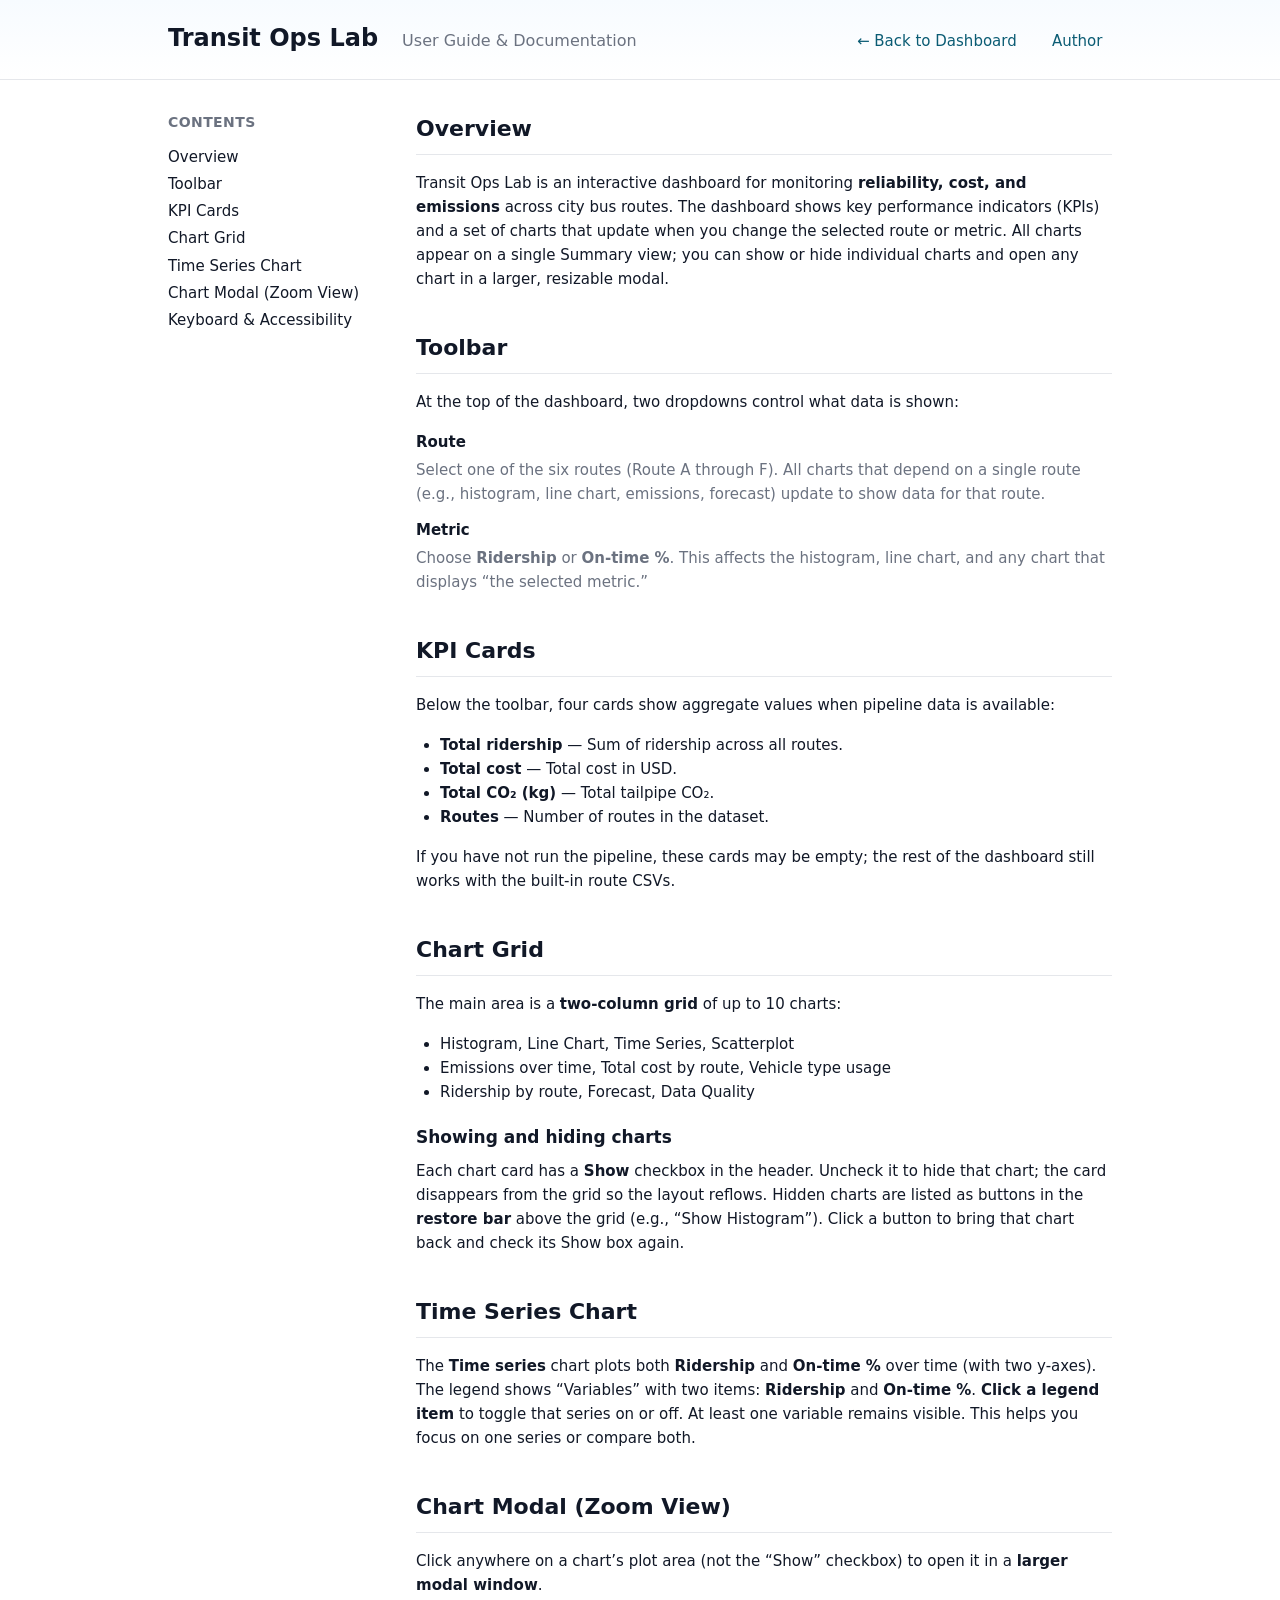
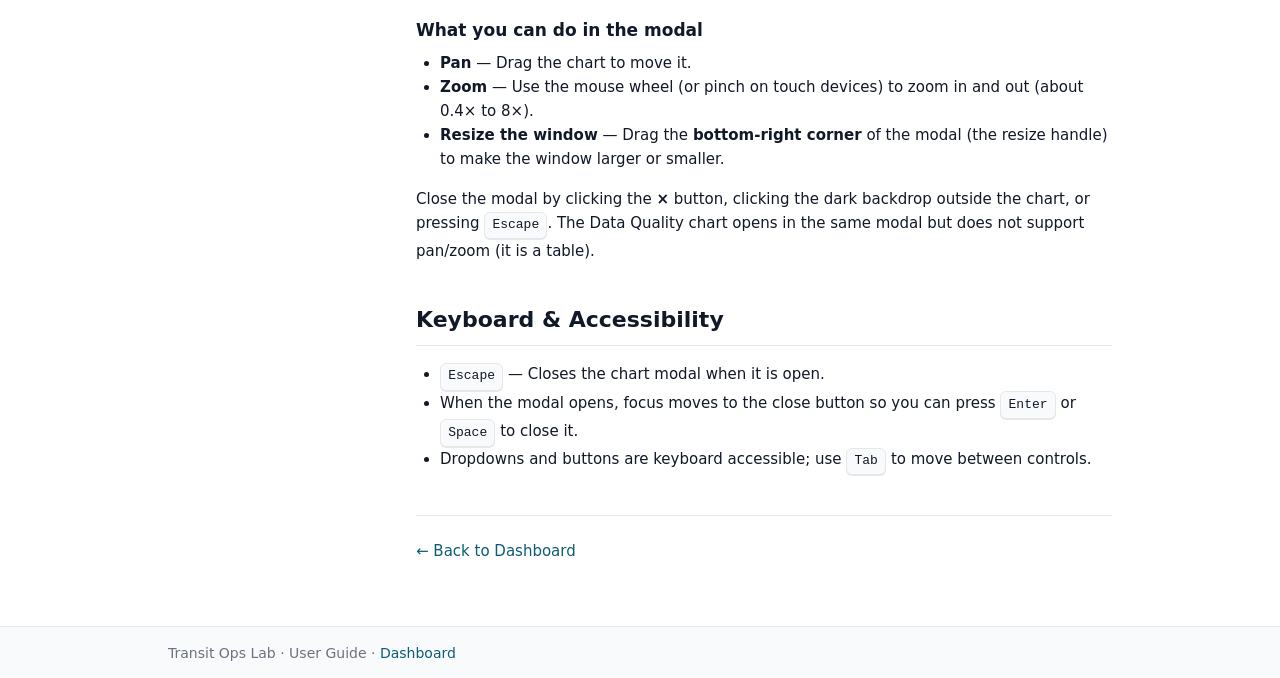
<file: docs.html>
<!DOCTYPE html>
<html lang="en">
<head>
  <meta charset="utf-8" />
  <title>User Guide — Transit Ops Lab</title>
  <meta name="description" content="How to use the Transit Ops Lab dashboard: filters, charts, and chart modal." />
  <meta name="viewport" content="width=device-width, initial-scale=1" />
  <link rel="stylesheet" href="style.css" />
  <link rel="stylesheet" href="docs.css" />
</head>
<body class="docs-page">
  <header class="docs-header">
    <div class="docs-container">
      <div class="docs-header-inner">
        <h1>Transit Ops Lab</h1>
        <p class="docs-subtitle">User Guide & Documentation</p>
        <nav class="docs-nav">
          <a href="index.html">← Back to Dashboard</a>
          <a href="https://users.cs.utah.edu/~foad27/" rel="noopener">Author</a>
        </nav>
      </div>
    </div>
  </header>

  <main class="docs-main">
    <div class="docs-container docs-layout">
      <aside class="docs-toc" aria-label="Table of contents">
        <h2>Contents</h2>
        <ol>
          <li><a href="#overview">Overview</a></li>
          <li><a href="#toolbar">Toolbar</a></li>
          <li><a href="#kpi-cards">KPI Cards</a></li>
          <li><a href="#chart-grid">Chart Grid</a></li>
          <li><a href="#time-series">Time Series Chart</a></li>
          <li><a href="#chart-modal">Chart Modal (Zoom View)</a></li>
          <li><a href="#keyboard">Keyboard & Accessibility</a></li>
        </ol>
      </aside>

      <div class="docs-content">
        <section id="overview" class="docs-section">
          <h2>Overview</h2>
          <p>Transit Ops Lab is an interactive dashboard for monitoring <strong>reliability, cost, and emissions</strong> across city bus routes. The dashboard shows key performance indicators (KPIs) and a set of charts that update when you change the selected route or metric. All charts appear on a single Summary view; you can show or hide individual charts and open any chart in a larger, resizable modal.</p>
        </section>

        <section id="toolbar" class="docs-section">
          <h2>Toolbar</h2>
          <p>At the top of the dashboard, two dropdowns control what data is shown:</p>
          <dl class="docs-dl">
            <dt><strong>Route</strong></dt>
            <dd>Select one of the six routes (Route A through F). All charts that depend on a single route (e.g., histogram, line chart, emissions, forecast) update to show data for that route.</dd>
            <dt><strong>Metric</strong></dt>
            <dd>Choose <strong>Ridership</strong> or <strong>On-time %</strong>. This affects the histogram, line chart, and any chart that displays “the selected metric.”</dd>
          </dl>
        </section>

        <section id="kpi-cards" class="docs-section">
          <h2>KPI Cards</h2>
          <p>Below the toolbar, four cards show aggregate values when pipeline data is available:</p>
          <ul>
            <li><strong>Total ridership</strong> — Sum of ridership across all routes.</li>
            <li><strong>Total cost</strong> — Total cost in USD.</li>
            <li><strong>Total CO₂ (kg)</strong> — Total tailpipe CO₂.</li>
            <li><strong>Routes</strong> — Number of routes in the dataset.</li>
          </ul>
          <p>If you have not run the pipeline, these cards may be empty; the rest of the dashboard still works with the built-in route CSVs.</p>
        </section>

        <section id="chart-grid" class="docs-section">
          <h2>Chart Grid</h2>
          <p>The main area is a <strong>two-column grid</strong> of up to 10 charts:</p>
          <ul>
            <li>Histogram, Line Chart, Time Series, Scatterplot</li>
            <li>Emissions over time, Total cost by route, Vehicle type usage</li>
            <li>Ridership by route, Forecast, Data Quality</li>
          </ul>
          <h3>Showing and hiding charts</h3>
          <p>Each chart card has a <strong>Show</strong> checkbox in the header. Uncheck it to hide that chart; the card disappears from the grid so the layout reflows. Hidden charts are listed as buttons in the <strong>restore bar</strong> above the grid (e.g., “Show Histogram”). Click a button to bring that chart back and check its Show box again.</p>
        </section>

        <section id="time-series" class="docs-section">
          <h2>Time Series Chart</h2>
          <p>The <strong>Time series</strong> chart plots both <strong>Ridership</strong> and <strong>On-time %</strong> over time (with two y-axes). The legend shows “Variables” with two items: <strong>Ridership</strong> and <strong>On-time %</strong>. <strong>Click a legend item</strong> to toggle that series on or off. At least one variable remains visible. This helps you focus on one series or compare both.</p>
        </section>

        <section id="chart-modal" class="docs-section">
          <h2>Chart Modal (Zoom View)</h2>
          <p>Click anywhere on a chart’s plot area (not the “Show” checkbox) to open it in a <strong>larger modal window</strong>.</p>
          <h3>What you can do in the modal</h3>
          <ul>
            <li><strong>Pan</strong> — Drag the chart to move it.</li>
            <li><strong>Zoom</strong> — Use the mouse wheel (or pinch on touch devices) to zoom in and out (about 0.4× to 8×).</li>
            <li><strong>Resize the window</strong> — Drag the <strong>bottom-right corner</strong> of the modal (the resize handle) to make the window larger or smaller.</li>
          </ul>
          <p>Close the modal by clicking the <strong>×</strong> button, clicking the dark backdrop outside the chart, or pressing <kbd>Escape</kbd>. The Data Quality chart opens in the same modal but does not support pan/zoom (it is a table).</p>
        </section>

        <section id="keyboard" class="docs-section">
          <h2>Keyboard & Accessibility</h2>
          <ul>
            <li><kbd>Escape</kbd> — Closes the chart modal when it is open.</li>
            <li>When the modal opens, focus moves to the close button so you can press <kbd>Enter</kbd> or <kbd>Space</kbd> to close it.</li>
            <li>Dropdowns and buttons are keyboard accessible; use <kbd>Tab</kbd> to move between controls.</li>
          </ul>
        </section>

        <p class="docs-back"><a href="index.html">← Back to Dashboard</a></p>
      </div>
    </div>
  </main>

  <footer class="docs-footer">
    <div class="docs-container">
      <p>Transit Ops Lab · User Guide · <a href="index.html">Dashboard</a></p>
    </div>
  </footer>
</body>
</html>
</file>
<file: style.css>
/* ===== Hand-tuned HW2 styles (root) ===== */
:root{
  --fg:#111827; --muted:#6b7280; --bg:#ffffff;
  --card:#ffffff; --panel:#f9fafb; --border:#e5e7eb;
  --accent: rgb(79,175,211);
  --accent-ink:#0b5c74;
  --radius:14px;
  --shadow:0 8px 24px rgba(17,24,39,.06);
}

*{ box-sizing:border-box; }
html,body{ height:100%; }
body{
  margin:0;
  color:var(--fg);
  background:var(--bg);
  font:15px/1.55 system-ui,-apple-system,Segoe UI,Roboto,Helvetica,Arial,"Apple Color Emoji","Segoe UI Emoji";
}

/* Container utility */
.container{ width:min(1200px, 92%); margin:0 auto; }

/* Dashboard top: header + toolbar + KPIs */
.dashboard-top {
  background: linear-gradient(180deg, #f0f9ff 0%, #ffffff 100%);
  border-bottom: 1px solid var(--border);
  padding-bottom: 0;
}

/* Header */
.site-header {
  padding: 1.25rem 0 1rem;
}
.header-wrap {
  display: flex;
  align-items: center;
  justify-content: space-between;
  gap: 1.5rem;
  flex-wrap: wrap;
}
.brand {
  min-width: 0;
}
.brand-title {
  margin: 0 0 0.2rem;
  font-size: 1.625rem;
  font-weight: 700;
  letter-spacing: -0.02em;
  color: var(--fg);
}
.brand-tagline {
  margin: 0;
  font-size: 0.9375rem;
  color: var(--muted);
  font-weight: 400;
}
.header-nav {
  display: flex;
  gap: 0.5rem;
  flex-wrap: wrap;
}
.header-link {
  display: inline-block;
  padding: 0.4rem 0.75rem;
  font-size: 0.8125rem;
  font-weight: 500;
  color: var(--accent-ink);
  background: rgba(79, 175, 211, 0.1);
  border: 1px solid rgba(79, 175, 211, 0.25);
  border-radius: 8px;
  text-decoration: none;
}
.header-link:hover {
  background: rgba(79, 175, 211, 0.18);
  border-color: rgba(79, 175, 211, 0.4);
}
.meta{ display:flex; flex-wrap:wrap; gap:10px 16px; color:var(--muted); font-size:13px; }
.header-links{ display:flex; gap:10px; }
.header-links a{
  display:inline-block; padding:8px 10px; border:1px solid var(--border);
  border-radius:10px; background:#fff; text-decoration:none; color:#0b6;
}
.header-links a:hover{ background:#f0fff6; }

.panel { display: none; padding: 0; }
.panel.active { display: block; }

/* Toolbar */
.toolbar {
  position: sticky;
  top: 0;
  z-index: 20;
  background: rgba(255, 255, 255, 0.85);
  backdrop-filter: blur(8px);
  border-bottom: 1px solid var(--border);
  padding: 0.65rem 0;
}
.toolbar-inner {
  display: flex;
  align-items: center;
  gap: 1.5rem;
  flex-wrap: wrap;
}
.filter-group {
  display: flex;
  align-items: center;
  gap: 0.5rem;
}
.filter-label {
  font-size: 0.8125rem;
  font-weight: 600;
  color: var(--muted);
  white-space: nowrap;
}
.toolbar-row .control { flex-direction: column; gap: 6px; }
.control{ display:flex; flex-direction:column; gap:6px; }
.control label{ font-weight:600; font-size:13px; color:#111; }
.select{
  appearance:none; -webkit-appearance:none; -moz-appearance:none;
  padding: 0.45rem 2rem 0.45rem 0.65rem;
  background:#fff url("data:image/svg+xml,%3Csvg xmlns='http://www.w3.org/2000/svg' width='14' height='10' viewBox='0 0 24 24'%3E%3Cpath fill='%236b7280' d='M7 10l5 5 5-5z'/%3E%3C/svg%3E") no-repeat right 10px center/14px;
  border: 1px solid var(--border);
  border-radius: 8px;
  min-width: 140px;
  font-size: 0.9375rem;
}
.select:focus{ outline:none; border-color:var(--accent);
  box-shadow:0 0 0 3px rgba(79,175,211,.15);
}

.status{ margin-left:auto; display:flex; align-items:center; gap:10px; flex-wrap:wrap; }
.status .label{ color:var(--muted); font-size:13px; }
.badge{
  display:inline-block; font-size:12px; color:var(--accent-ink);
  background:rgba(79,175,211,.12); border:1px solid rgba(79,175,211,.35);
  padding:4px 8px; border-radius:999px;
}

/* 7 plots in one grid, same size, no scroll */
.charts-grid-7 {
  display: grid;
  grid-template-columns: repeat(4, minmax(0, 1fr));
  grid-template-rows: repeat(2, 1fr);
  gap: 12px;
  padding: 12px 0;
  max-height: calc(100vh - 220px);
  min-height: 0;
  overflow: hidden;
}
.charts-grid-7 .chart-card {
  min-height: 0;
  display: flex;
  flex-direction: column;
  overflow: hidden;
}
.charts-grid-7 .chart-card-hidden {
  display: none;
}
.charts-grid-8 {
  display: grid;
  grid-template-columns: repeat(4, minmax(0, 1fr));
  grid-template-rows: repeat(2, 1fr);
  gap: 12px;
  padding: 12px 0;
  max-height: calc(100vh - 260px);
  min-height: 0;
  overflow: hidden;
}
.charts-grid-8 .chart-card { min-height: 0; display: flex; flex-direction: column; overflow: hidden; }
.charts-grid-8 .chart-card-hidden { display: none; }
.charts-grid-8 .chart-head { display: flex; align-items: center; gap: 8px; flex-wrap: wrap; }
.charts-grid-8 .chart-head h3 { margin: 0; font-size: 13px; }
.charts-grid-8 .chart-head .caption { margin: 0; font-size: 11px; flex-basis: 100%; }
.charts-grid-8 .chart-plot { flex: 1; min-height: 0; display: flex; align-items: center; justify-content: center; }
.charts-grid-8 .chart-plot .chart-svg { width: 100%; height: 100%; max-height: 100%; object-fit: contain; aspect-ratio: 520 / 260; }

/* Summary panel: use more horizontal space (less margin) */
#panel-summary .container {
  width: min(1480px, 98%);
}

/* 10 plots: 2 columns, larger cells; scroll if needed */
.charts-grid-10 {
  display: grid;
  grid-template-columns: repeat(2, minmax(0, 1fr));
  grid-template-rows: repeat(5, minmax(400px, 1fr));
  gap: 24px;
  padding: 16px 0;
  min-height: 0;
  overflow: visible;
}
.charts-grid-10 .chart-card { min-height: 380px; display: flex; flex-direction: column; overflow: hidden; }
.charts-grid-10 .chart-card-hidden { display: none; }
.charts-grid-10 .chart-head {
  display: flex;
  align-items: center;
  gap: 6px 10px;
  flex-wrap: nowrap;
  padding: 2px 0 4px;
  min-height: 0;
}
.charts-grid-10 .chart-head .chart-toggle { flex-shrink: 0; white-space: nowrap; }
.charts-grid-10 .chart-head h3 { margin: 0; font-size: 13px; font-weight: 600; flex-shrink: 0; }
.charts-grid-10 .chart-head h3::after { content: " — "; font-weight: 400; color: var(--muted); }
.charts-grid-10 .chart-head .caption {
  margin: 0;
  font-size: 11px;
  color: var(--muted);
  flex: 1;
  min-width: 0;
  overflow: hidden;
  text-overflow: ellipsis;
  white-space: nowrap;
}
@media (max-width: 600px) {
  .charts-grid-10 .chart-head { flex-wrap: wrap; }
  .charts-grid-10 .chart-head .caption { white-space: normal; }
}
.charts-grid-10 .chart-plot { flex: 1; min-height: 340px; display: flex; align-items: center; justify-content: center; overflow: hidden; }
.charts-grid-10 .chart-plot .chart-svg { width: 100%; height: 100%; max-height: 100%; object-fit: contain; aspect-ratio: 520 / 260; }
.charts-grid-10 .chart-plot .quality-heatmap-wrap { width: 100%; max-width: 100%; }
.charts-grid-10 .chart-plot .quality-heatmap-no-scroll { overflow-x: hidden; overflow-y: auto; }
.charts-grid-10 .chart-plot .quality-table-fit { table-layout: fixed; width: 100%; }
.charts-grid-10 .chart-plot .quality-table-fit th:first-child,
.charts-grid-10 .chart-plot .quality-table-fit td:first-child { width: 4.2em; min-width: 0; }
.charts-grid-10 .chart-plot .quality-table-fit .qcell { overflow: hidden; text-overflow: ellipsis; min-width: 0; }
.charts-grid-10 .chart-plot .quality-table { font-size: 12px; }
.charts-grid-10 .chart-plot .quality-table th,
.charts-grid-10 .chart-plot .quality-table td { padding: 6px 8px; }
@media (max-width: 768px) {
  #panel-summary .container { width: min(100%, 92%); }
  .charts-grid-10 { grid-template-columns: 1fr; grid-template-rows: repeat(10, minmax(320px, auto)); }
  .charts-grid-10 .chart-card { min-height: 300px; }
  .charts-grid-10 .chart-plot { min-height: 260px; }
}

.chart-restore-bar {
  display: flex;
  flex-wrap: wrap;
  gap: 8px;
  align-items: center;
  padding: 8px 0;
  min-height: 36px;
}
.chart-restore-bar .restore-btn {
  font-size: 12px;
  padding: 4px 10px;
  background: var(--panel);
  border: 1px solid var(--border);
  border-radius: 8px;
  cursor: pointer;
  color: var(--muted);
}
.chart-restore-bar .restore-btn:hover { background: var(--border); color: var(--fg); }
@media (max-width: 1200px) {
  .charts-grid-8 { grid-template-columns: repeat(3, 1fr); grid-template-rows: repeat(3, 1fr); }
}
@media (max-width: 768px) {
  .charts-grid-8 { grid-template-columns: 1fr 1fr; grid-template-rows: repeat(4, 1fr); }
}
.charts-grid-7 .chart-head {
  display: flex;
  align-items: center;
  gap: 8px;
  flex-wrap: wrap;
}
.charts-grid-7 .chart-head h3 { margin: 0; font-size: 13px; }
.charts-grid-7 .chart-head .caption { margin: 0; font-size: 11px; flex-basis: 100%; }
.chart-toggle {
  font-size: 11px;
  font-weight: 600;
  color: var(--muted);
  cursor: pointer;
  display: inline-flex;
  align-items: center;
  gap: 4px;
}
.chart-toggle input { cursor: pointer; }
.charts-grid-7 .chart-plot {
  flex: 1;
  min-height: 0;
  display: flex;
  align-items: center;
  justify-content: center;
}
.charts-grid-7 .chart-plot .chart-svg {
  width: 100%;
  height: 100%;
  max-height: 100%;
  object-fit: contain;
  aspect-ratio: 520 / 260;
}
@media (max-width: 1200px) {
  .charts-grid-7 { grid-template-columns: repeat(3, 1fr); grid-template-rows: repeat(3, 1fr); }
}
@media (max-width: 768px) {
  .charts-grid-7 { grid-template-columns: 1fr 1fr; grid-template-rows: repeat(4, 1fr); }
}

.kpi-cards {
  display: grid;
  grid-template-columns: repeat(4, 1fr);
  gap: 0.6rem;
  padding: 0.75rem 0 1rem;
  max-width: 100%;
}
@media (max-width: 700px) {
  .kpi-cards { grid-template-columns: repeat(2, 1fr); }
}
@media (max-width: 400px) {
  .kpi-cards { grid-template-columns: 1fr; }
}
.kpi-card {
  padding: 0.5rem 0.75rem;
  background: #fff;
  border: 1px solid var(--border);
  border-radius: 8px;
  font-size: 0.75rem;
  color: var(--muted);
  box-shadow: 0 1px 2px rgba(0, 0, 0, 0.04);
  border-left: 3px solid var(--accent);
}
.kpi-card .kpi-val {
  display: block;
  margin-top: 0.15rem;
  font-size: 1rem;
  font-weight: 700;
  color: var(--fg);
  letter-spacing: -0.01em;
}

.quality-table { border-collapse: collapse; width: 100%; font-size: 12px; }
.quality-table th, .quality-table td { padding: 6px 8px; border: 1px solid var(--border); text-align: center; }
.quality-table th { background: var(--panel); font-weight: 600; }
.quality-table .qcell { min-width: 36px; }
.anomalies-list ul { margin: 0; padding-left: 20px; }
.anomalies-list li { margin: 4px 0; font-size: 13px; }

/* Analytic summary panel */
.insights{
  border-bottom:1px solid var(--border);
  background:linear-gradient(180deg,#ffffff 0%, #f9fafb 100%);
}
.insights-inner{
  display:flex;
  align-items:flex-start;
  justify-content:space-between;
  gap:22px;
  padding:14px 0 10px;
  flex-wrap:wrap;
}
.insights-text h2{
  margin:0 0 4px;
  font-size:18px;
}
.insights-text .caption{
  margin:0 0 8px;
}
.insights-copy{
  margin:0;
  font-size:13px;
  color:var(--muted);
}
.insight-cards{
  display:grid;
  grid-template-columns: repeat(4, minmax(150px, 1fr));
  gap:10px;
  flex:1;
}
@media (max-width: 960px){
  .insight-cards{
    grid-template-columns: repeat(2, minmax(140px, 1fr));
  }
}
@media (max-width: 640px){
  .insight-cards{
    grid-template-columns: 1fr;
  }
}
.insight-card{
  background:#fff;
  border:1px solid var(--border);
  border-radius:12px;
  padding:8px 10px 9px;
  box-shadow:0 4px 14px rgba(15,23,42,.05);
}
.insight-card h3{
  margin:0 0 4px;
  font-size:13px;
  text-transform:uppercase;
  letter-spacing:.04em;
  color:#4b5563;
}
.insight-main{
  margin:0 0 3px;
  display:flex;
  align-items:baseline;
  gap:4px;
}
.stat-value{
  font-size:20px;
  font-weight:650;
  color:#111827;
}
.stat-unit{
  font-size:11px;
  text-transform:uppercase;
  letter-spacing:.08em;
  color:#6b7280;
}
.insight-detail{
  margin:0;
  font-size:11px;
  color:#9ca3af;
}

/* Chart cards */
.chart-card {
  background: var(--card);
  border: 1px solid var(--border);
  border-radius: var(--radius);
  box-shadow: var(--shadow);
  padding: 14px 16px 16px;
}
.chart-head { padding: 2px 0 8px; display: flex; flex-wrap: wrap; align-items: flex-start; justify-content: space-between; gap: 8px; }
.chart-head h3 {
  margin: 0 0 2px;
  font-size: 16px;
  font-weight: 600;
  letter-spacing: 0.02em;
  color: #1e293b;
}
.caption { margin: 0; font-size: 12px; color: var(--muted); line-height: 1.4; }
.chart-plot { margin-top: 4px; }

.chart-plot svg:not(.chart-svg) { width: 100%; height: auto; max-height: 300px; display: block; }

/* Axes — clean, minimal, publication-style */
.x-axis text,
.y-axis text {
  fill: #475569;
  font-size: 11px;
  font-weight: 500;
  font-family: inherit;
}
.x-axis path,
.y-axis path {
  stroke: none;
}
.x-axis line,
.y-axis line {
  stroke: #cbd5e1;
  stroke-width: 1;
}
.axis-label.x-label,
.axis-label.y-label {
  fill: #334155;
  font-size: 12px;
  font-weight: 600;
  letter-spacing: 0.02em;
}
.y-axis-right path { stroke: none; }

/* Gridlines — subtle, non-distracting */
.gridline line,
.grid-y line {
  stroke: #e2e8f0;
  stroke-width: 1;
}

/* Bars — single accent, subtle hover */
.bar {
  rx: 4;
  ry: 4;
  transition: y 0.32s ease, height 0.32s ease, x 0.32s ease, width 0.32s ease, opacity 0.2s ease;
}
.bar:hover {
  opacity: 0.82;
}

/* Line — neutral stroke, smooth curve */
.line,
.path-line {
  fill: none;
  stroke-linecap: round;
  stroke-linejoin: round;
  stroke-width: 2;
  transition: opacity 0.25s ease;
}
.pt {
  stroke: #fff;
  stroke-width: 1.5;
  transition: r 0.2s ease, opacity 0.2s ease;
}
.pt:hover {
  stroke-width: 2;
}

/* Stacked area — soft fills */
path.layer {
  transition: d 0.35s ease, opacity 0.3s ease;
}

/* Scatter — clear points, hover emphasis */
.dot {
  stroke: rgba(255, 255, 255, 0.85);
  stroke-width: 1.5;
  transition: cx 0.3s ease, cy 0.3s ease, r 0.2s ease, opacity 0.2s ease;
}
.dot:hover {
  stroke-width: 2;
  filter: brightness(1.05);
}

/* Legends (SVG fallback) */
.legend text { fill: #475569; font-size: 12px; font-weight: 500; }
.legend .legend-title { font-weight: 600; }
.legend rect { rx: 3; }

/* Tooltip — readable, elevated */
#tooltip { position: fixed; pointer-events: none; z-index: 100; }
.vis-tooltip {
  position: absolute;
  pointer-events: none;
  background: #1e293b;
  color: #f1f5f9;
  border: none;
  border-radius: 8px;
  box-shadow: 0 10px 40px rgba(0, 0, 0, 0.18);
  padding: 10px 12px;
  font-size: 12px;
  line-height: 1.5;
  font-family: system-ui, -apple-system, Segoe UI, Roboto, sans-serif;
  max-width: 260px;
}
.vis-tooltip b { color: #fff; font-weight: 600; }

/* Reduced motion */
@media (prefers-reduced-motion: reduce){
  *{ transition:none !important; animation:none !important; }
}

/* Inline legend — compact, scannable */
.legend-inline {
  margin-left: auto;
  display: flex;
  align-items: center;
  gap: 10px;
  flex-wrap: wrap;
}
.legend-inline .legend-title {
  font-weight: 600;
  font-size: 11px;
  text-transform: uppercase;
  letter-spacing: 0.06em;
  color: #64748b;
  margin-right: 4px;
}
.legend-inline ul {
  display: flex;
  gap: 14px;
  list-style: none;
  margin: 0;
  padding: 0;
}
.legend-inline .legend-item {
  font-size: 12px;
  font-weight: 500;
  color: #475569;
  display: flex;
  align-items: center;
  gap: 6px;
  cursor: pointer;
  padding: 2px 0;
  border-radius: 4px;
}
.legend-inline .legend-item:hover { color: #1e293b; }
.legend-inline .swatch {
  display: inline-block;
  width: 10px;
  height: 10px;
  border-radius: 3px;
  border: 1px solid rgba(0, 0, 0, 0.1);
  flex-shrink: 0;
}
.legend-inline .legend-item.is-inactive {
  opacity: 0.4;
}

/* City map */
.map-section { padding: 18px 0 26px; }
.map-card .chart-head { margin-bottom: 8px; }
.map-legend {
  display: flex;
  flex-wrap: wrap;
  gap: 10px 16px;
  margin-bottom: 12px;
}
.map-legend label {
  display: inline-flex;
  align-items: center;
  gap: 6px;
  font-size: 13px;
  font-weight: 500;
  cursor: pointer;
  flex-wrap: wrap;
}
.map-legend .route-desc { margin-left: 2px; }
.map-legend input { accent-color: var(--accent); }
.city-map-container {
  background: #020617;
  border-radius: 12px;
  padding: 16px;
  min-height: 420px;
  box-shadow: 0 18px 45px rgba(15,23,42,.75);
}
.city-map {
  width: 100%;
  height: 400px;
  background: #020617;
  border-radius: 8px;
  position: relative;
  overflow: hidden;
}
.city-map svg { display: block; width: 100%; height: 100%; }
.map-loading { text-align: center; padding: 2rem; color: #9ca3af; }
.leaflet-container {
  font-family: inherit;
  z-index: 1;
  background: #020617;
}
.route-label-marker { background: none !important; border: none !important; }
.leaflet-overlay-pane .route-path {
  stroke-linecap: round;
}
.leaflet-overlay-pane .route-path-glow {
  stroke-linecap: round;
  filter: drop-shadow(0 0 6px rgba(56,189,248,.85));
}
.chart-placeholder { font-size: 13px; }

/* Fleet & cost panel — 3 columns, fit on one screen */
.fleet-section {
  display: grid;
  grid-template-columns: repeat(3, 1fr);
  gap: 16px;
  padding: 16px 0;
  max-height: calc(100vh - 280px);
}
@media (max-width: 1100px) {
  .fleet-section { grid-template-columns: repeat(2, 1fr); }
}
@media (max-width: 700px) {
  .fleet-section { grid-template-columns: 1fr; }
}
.fleet-section .chart-card { padding: 12px; }
.fleet-section .chart-head h3 { font-size: 14px; }
.fleet-section .chart-plot .chart-svg {
  max-width: 100%;
}

/* Chart zoom modal (click plot to open) */
.chart-modal {
  position: fixed;
  inset: 0;
  z-index: 200;
  display: none;
  align-items: center;
  justify-content: center;
  padding: 20px;
  box-sizing: border-box;
}
.chart-modal.is-open {
  display: flex;
}
.chart-modal-backdrop {
  position: absolute;
  inset: 0;
  background: rgba(0, 0, 0, 0.5);
  cursor: pointer;
}
.chart-modal-content {
  position: relative;
  background: var(--card);
  border-radius: var(--radius);
  box-shadow: var(--shadow), 0 0 0 1px var(--border);
  width: 80vw;
  height: 75vh;
  min-width: 480px;
  min-height: 360px;
  max-width: 95vw;
  max-height: 90vh;
  display: flex;
  flex-direction: column;
  overflow: hidden;
}
.chart-modal-resize-handle {
  position: absolute;
  right: 0;
  bottom: 0;
  width: 28px;
  height: 28px;
  cursor: nwse-resize;
  z-index: 3;
  background: var(--panel);
  border-top: 1px solid var(--border);
  border-left: 1px solid var(--border);
  border-radius: 0 0 4px 0;
}
.chart-modal-resize-handle::after {
  content: "";
  position: absolute;
  right: 8px;
  bottom: 8px;
  width: 10px;
  height: 10px;
  border-right: 2px solid var(--muted);
  border-bottom: 2px solid var(--muted);
}
.chart-modal-resize-handle:hover {
  background: var(--border);
}
.chart-modal-close {
  position: absolute;
  top: 10px;
  right: 12px;
  z-index: 2;
  width: 36px;
  height: 36px;
  border: none;
  background: var(--panel);
  border-radius: 8px;
  font-size: 24px;
  line-height: 1;
  cursor: pointer;
  color: var(--muted);
  padding: 0;
  display: flex;
  align-items: center;
  justify-content: center;
}
.chart-modal-close:hover {
  background: var(--border);
  color: var(--fg);
}
.chart-modal-title {
  padding: 14px 48px 8px 16px;
  font-size: 18px;
  font-weight: 600;
  color: var(--fg);
  flex-shrink: 0;
}
.chart-modal-body {
  flex: 1;
  min-height: 0;
  overflow: auto;
  padding: 0 16px 16px;
  display: flex;
  align-items: center;
  justify-content: center;
}
/* Force charts to display large in modal (SVG has viewBox so scales cleanly) */
.chart-modal-body .chart-plot {
  display: block;
  width: 100%;
  max-width: none;
}
.chart-modal-body .chart-svg {
  width: 100% !important;
  max-width: 100%;
  min-width: 400px;
  height: auto !important;
  display: block;
}
.chart-modal-body .quality-heatmap-wrap {
  overflow: auto;
  max-height: 70vh;
  width: 100%;
}
.chart-modal-body .quality-table {
  font-size: 14px;
}
.chart-modal-body .quality-table th,
.chart-modal-body .quality-table td {
  padding: 8px 10px;
}
.charts-grid-10 .chart-plot {
  cursor: pointer;
}
</file>
<file: docs.css>
/* ===== User documentation layout ===== */

.docs-page {
  min-height: 100%;
  display: flex;
  flex-direction: column;
}

.docs-header {
  background: linear-gradient(180deg, #f7fbff 0%, #fff 100%);
  border-bottom: 1px solid var(--border);
  padding: 1.25rem 0;
}

.docs-header-inner {
  display: flex;
  flex-wrap: wrap;
  align-items: baseline;
  gap: 1rem 1.5rem;
}

.docs-header h1 {
  margin: 0;
  font-size: 1.5rem;
  font-weight: 700;
}

.docs-subtitle {
  margin: 0;
  color: var(--muted);
  font-size: 1rem;
}

.docs-nav {
  margin-left: auto;
  display: flex;
  gap: 1rem;
}

.docs-nav a {
  color: var(--accent-ink);
  text-decoration: none;
  font-weight: 500;
  padding: 0.35rem 0.6rem;
  border-radius: 8px;
}

.docs-nav a:hover {
  background: rgba(79, 175, 211, 0.12);
}

.docs-container {
  width: min(960px, 92%);
  margin: 0 auto;
  padding: 0 0.5rem;
}

.docs-main {
  flex: 1;
  padding: 2rem 0 3rem;
}

.docs-layout {
  display: grid;
  grid-template-columns: 200px 1fr;
  gap: 3rem;
  align-items: start;
}

@media (max-width: 768px) {
  .docs-layout {
    grid-template-columns: 1fr;
  }
  .docs-toc {
    position: static;
    border-bottom: 1px solid var(--border);
    padding-bottom: 1rem;
  }
}

.docs-toc {
  position: sticky;
  top: 1rem;
}

.docs-toc h2 {
  margin: 0 0 0.75rem;
  font-size: 0.875rem;
  font-weight: 600;
  color: var(--muted);
  text-transform: uppercase;
  letter-spacing: 0.03em;
}

.docs-toc ol {
  margin: 0;
  padding: 0;
  list-style: none;
}

.docs-toc li {
  margin: 0.25rem 0;
}

.docs-toc a {
  color: var(--fg);
  text-decoration: none;
  font-size: 0.9375rem;
}

.docs-toc a:hover {
  color: var(--accent-ink);
  text-decoration: underline;
}

.docs-content {
  min-width: 0;
}

.docs-section {
  margin-bottom: 2.5rem;
}

.docs-section h2 {
  margin: 0 0 1rem;
  padding-bottom: 0.5rem;
  font-size: 1.375rem;
  font-weight: 600;
  border-bottom: 1px solid var(--border);
  color: var(--fg);
}

.docs-section h3 {
  margin: 1.25rem 0 0.5rem;
  font-size: 1.0625rem;
  font-weight: 600;
  color: var(--fg);
}

.docs-section p,
.docs-section ul,
.docs-section dl {
  margin: 0 0 1rem;
  line-height: 1.6;
  color: var(--fg);
}

.docs-section ul {
  padding-left: 1.5rem;
}

.docs-dl {
  margin: 0.5rem 0 1rem;
}

.docs-dl dt {
  margin-top: 0.75rem;
  font-weight: 600;
  color: var(--fg);
}

.docs-dl dt:first-child {
  margin-top: 0;
}

.docs-dl dd {
  margin: 0.25rem 0 0 0;
  padding-left: 0;
  color: var(--muted);
}

kbd {
  display: inline-block;
  padding: 0.15rem 0.45rem;
  font-family: ui-monospace, monospace;
  font-size: 0.8125rem;
  background: var(--panel);
  border: 1px solid var(--border);
  border-radius: 6px;
  box-shadow: 0 1px 0 var(--border);
}

.docs-back {
  margin-top: 2rem;
  padding-top: 1.5rem;
  border-top: 1px solid var(--border);
}

.docs-back a {
  color: var(--accent-ink);
  font-weight: 500;
  text-decoration: none;
}

.docs-back a:hover {
  text-decoration: underline;
}

.docs-footer {
  padding: 1rem 0;
  border-top: 1px solid var(--border);
  background: var(--panel);
  font-size: 0.875rem;
  color: var(--muted);
}

.docs-footer p {
  margin: 0;
}

.docs-footer a {
  color: var(--accent-ink);
  text-decoration: none;
}

.docs-footer a:hover {
  text-decoration: underline;
}
</file>
